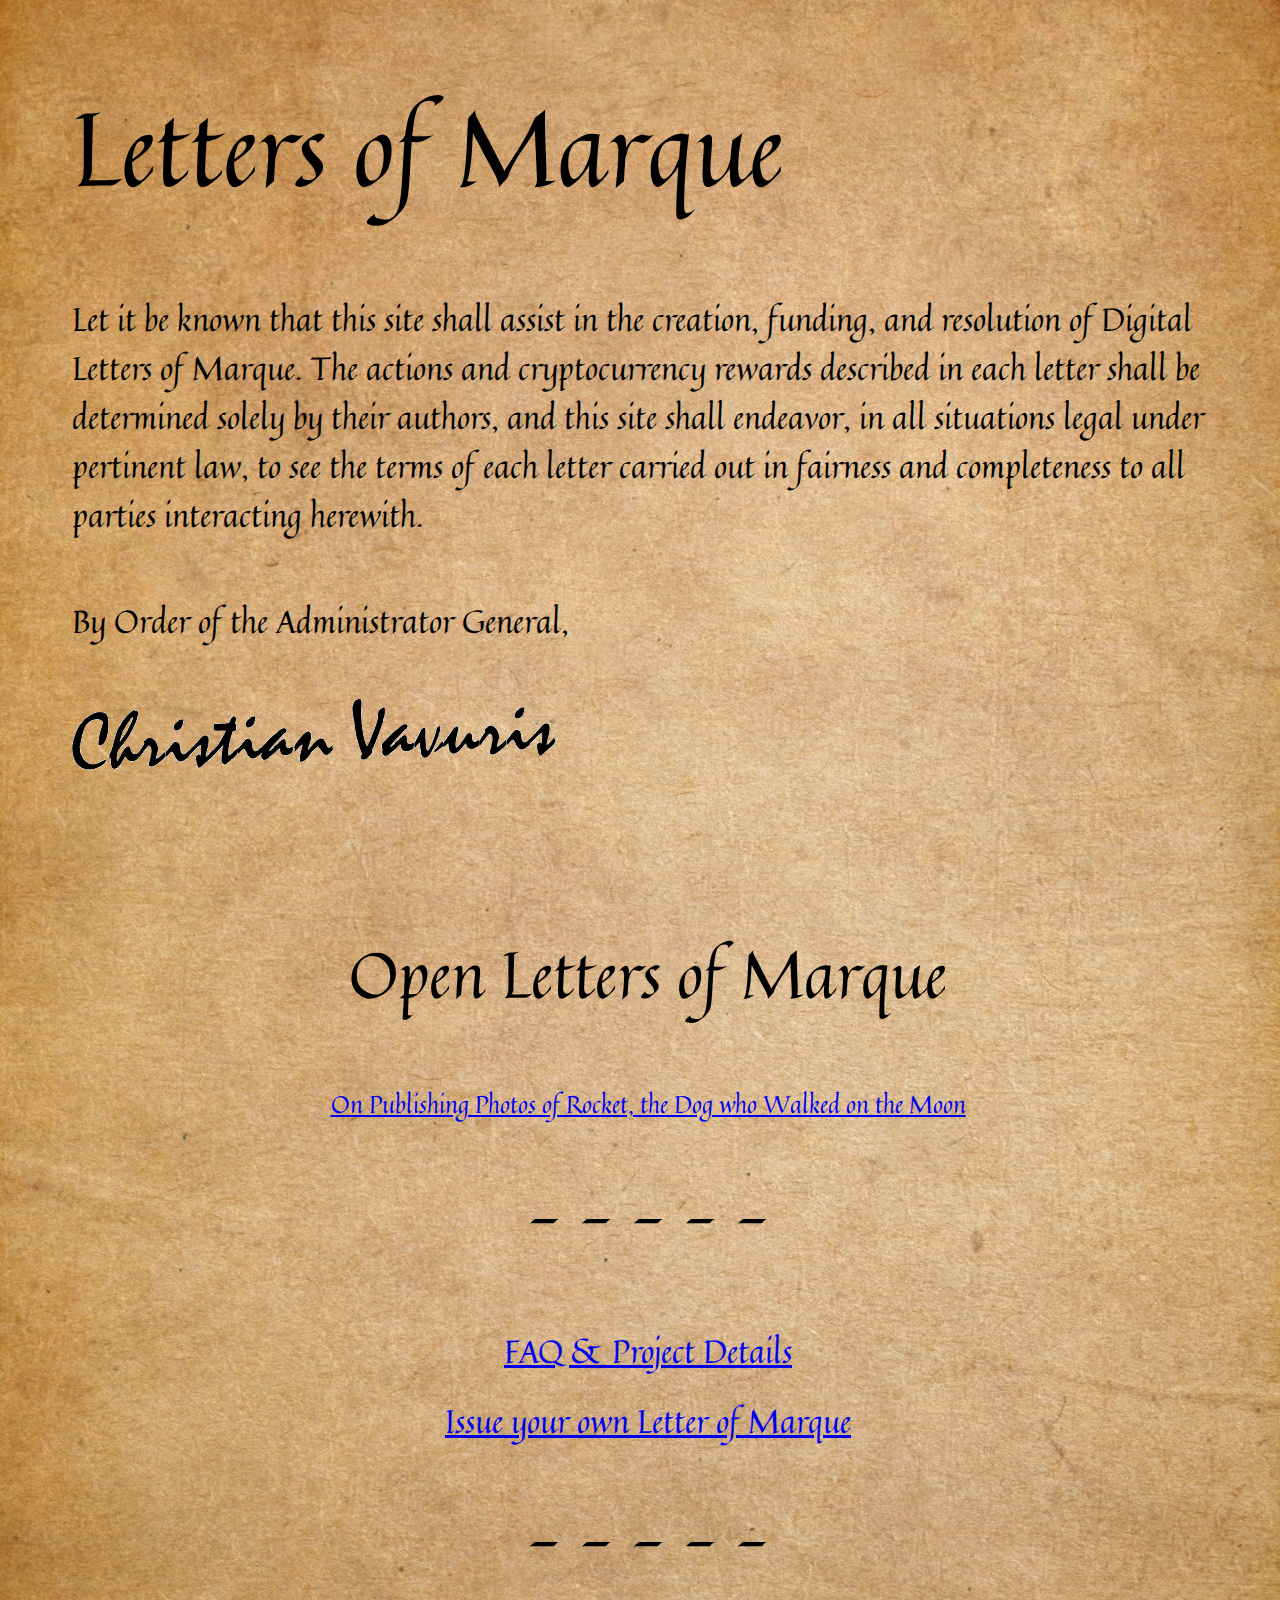
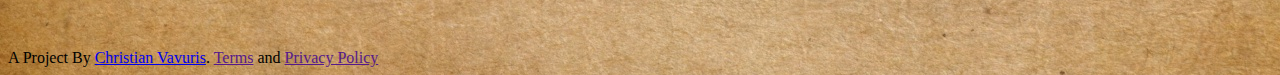
<file: index.html>
<!DOCTYPE html>
<html lang="en-US">
<link rel="preconnect" href="https://fonts.googleapis.com">
<link rel="preconnect" href="https://fonts.gstatic.com" crossorigin>
<link href="https://fonts.googleapis.com/css2?family=Quintessential&display=swap" rel="stylesheet">
<link rel="stylesheet" href="style.css">
   <head>
    <style>
        .opening_line {
          text-align: left;
          padding-right: 5%;
          padding-left: 5%;
          Padding-bottom: 0%;
          /* border: 3px solid green; */
        }
        .main_letter_body {
            padding-right: 5%;
            padding-left: 5%;
            /* border: 3px solid green; */
        }
        .pre_signature_line {
            padding-right: 5%;
            padding-left: 5%;
            padding-top: 20px;
        }
        .small_subject_line {
            text-align: center;
            padding-right: 5%;
            padding-left: 5%;
            /* border: 3px solid green; */
        }
        .signature {
            padding-right: 5%;
            padding-left: 4%;
            padding-top: 20px;
        }
        .section_header {
            text-align: center; 
            font-size: 5vw; 
            Padding-bottom: 20px

        }
        .page_break {
            padding-top: 75px;
            break-after: always
        }
        .link_to_letter {
            text-align: left;
            font-size: 15px;
            padding-right: 5%;
            padding-left: 5%;
            list-style-type: circle;
            list-style-position: outside;
        }
        </style>
      <title> Marque </title>
   </head>
   <body>
    <div>
        <h1 class="opening_line" style="font-size:8vw;" >Letters of Marque</h1>

    <h1 class="main_letter_body" style="padding-bottom: 15px" style="font-size:5vw;">Let it be known that this site
        shall assist in the creation, funding, and resolution of Digital 
        Letters of Marque.  The actions and 
        cryptocurrency rewards described in each letter shall 
        be determined solely by their authors, and this site shall 
        endeavor, in all situations legal under pertinent law, to see 
        the terms of each letter carried out in fairness and 
        completeness to all parties interacting herewith.  </h1>

        <h1 class="pre_signature_line">By Order of the Administrator General,</h1>
        
        <img class="signature" src="Signature.png" alt="Christian Vavuris Siganture">
    </div>
    <p class="page_break"></p>

<!-- List of letters of marque starts here  -->

<h1 class="section_header">Open Letters of Marque</h1>
<h2><a href="rocketspacedog.html">On Publishing Photos of Rocket, the Dog who Walked on the Moon</a></h2>
<h2><a href=""></a></h2>
<h2><a href=""></a></h2>

<!-- List of letters of marque ends here  -->

<h1 class="section_header">- - - - -</h1>

<h1 class="small_subject_line"><a href="faq.html">FAQ & Project Details</a></h1>

<h1 class="small_subject_line"><a href="createmarque.html">Issue your own Letter of Marque</a></h1>

    <h1 class="section_header">- - - - -</h1>

        <footer>A Project By <a href=”https://www.linkedin.com/in/cvavuris/”>Christian Vavuris</a>.  <a href=""> Terms</a> and <a href="">Privacy Policy</a></footer>
   </body>
</html>
</file>
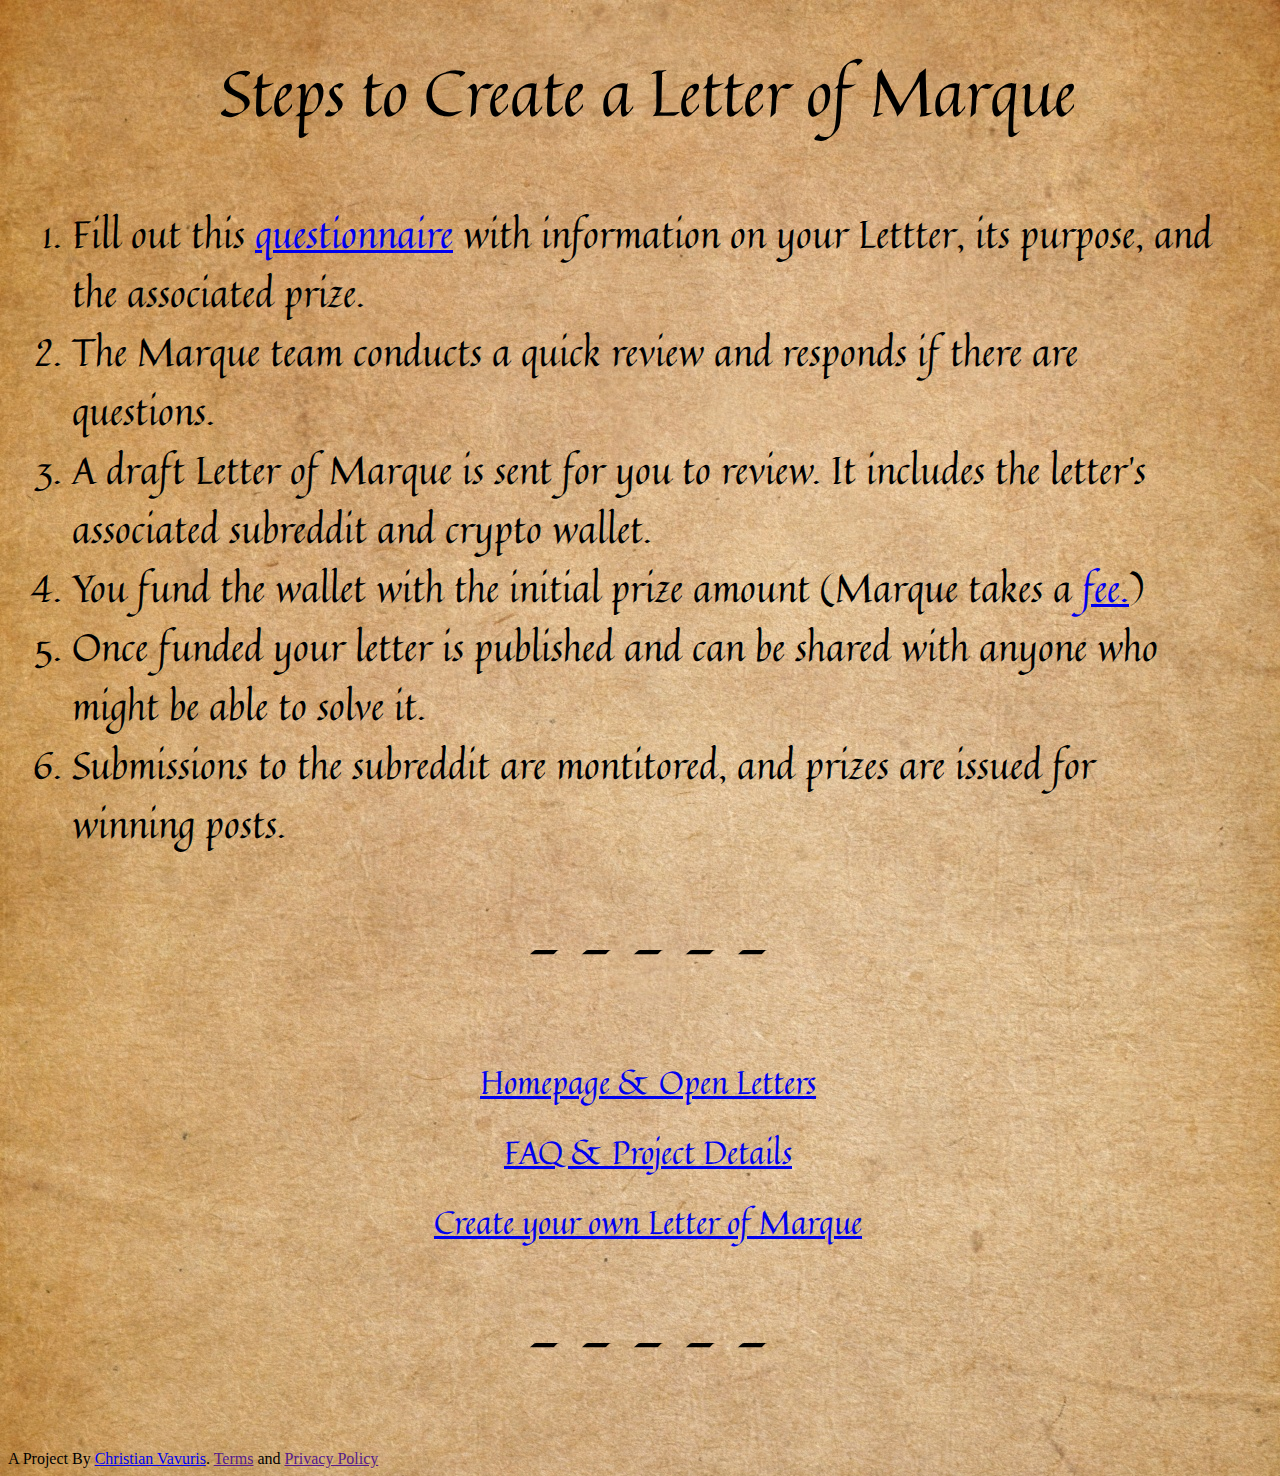
<file: createmarque.html>
<!DOCTYPE html>
<html lang="en-US">
<link rel="preconnect" href="https://fonts.googleapis.com">
<link rel="preconnect" href="https://fonts.gstatic.com" crossorigin>
<link href="https://fonts.googleapis.com/css2?family=Quintessential&display=swap" rel="stylesheet">
<link rel="stylesheet" href="style.css">
   <head>
    <style>
        .opening_line {
          text-align: left;
          padding-right: 5%;
          padding-left: 5%;
          Padding-bottom: 0%;
          /* border: 3px solid green; */
        }
        .main_letter_body {
            padding-right: 5%;
            padding-left: 5%;
            /* border: 3px solid green; */
        }
        .pre_signature_line {
            padding-right: 5%;
            padding-left: 5%;
            padding-top: 20px;
        }
        .small_subject_line {
            text-align: center;
            padding-right: 5%;
            padding-left: 5%;
            /* border: 3px solid green; */
        }
        .signature {
            padding-right: 5%;
            padding-left: 4%;
            padding-top: 20px;
        }
        .section_header {
            text-align: center; 
            font-size: 5vw; 
            Padding-bottom: 20px

        }
        .page_break {
            padding-top: 75px;
            break-after: always
        }
        .link_to_letter {
            text-align: left;
            font-size: 15px;
            padding-right: 5%;
            padding-left: 5%;
            list-style-type: circle;
            list-style-position: outside;
        }
        </style>
      <title> Steps to Create a Letter of Marque </title>
   </head>
   <body>

   </h1>

    <h1 class="section_header">
           Steps to Create a Letter of Marque
    </h1>
    <p></p>

    <ol class="main_letter_body" type="1" style="font-size:3vw;">
        <li>Fill out this <a href="https://forms.gle/DG5AUVokBe4gt7tB7">questionnaire</a> with 
            information on your Lettter, its purpose, and the associated prize.
        </li>
        <li>The Marque team conducts a quick review and responds if there are questions.</li>
        <li>A draft Letter of Marque is sent for you to review.  It includes the letter's associated subreddit and crypto wallet.</li>
        <li>You fund the wallet with the initial prize amount (Marque takes a <a href="faq.html">fee.</a>)</li>
        <li>Once funded your letter is published and can be shared with anyone who might be able to solve it.</li>
        <li>Submissions to the subreddit are montitored, and prizes are issued for winning posts.</li>
      </ol>




<h1 class="section_header">- - - - -</h1>

<h1 class="small_subject_line"><a href="index.html">Homepage & Open Letters</a></h1>

<h1 class="small_subject_line"><a href="faq.html">FAQ & Project Details</a></h1>

<h1 class="small_subject_line"><a href="https://forms.gle/U97MsbvnCPQYc5VH9">Create your own Letter of Marque</a></h1>

    <h1 class="section_header">- - - - -</h1>

    <footer>A Project By <a href=”https://www.linkedin.com/in/cvavuris/”>Christian Vavuris</a>.  <a href=""> Terms</a> and <a href="">Privacy Policy</a></footer>
   </body>
</html>
</file>
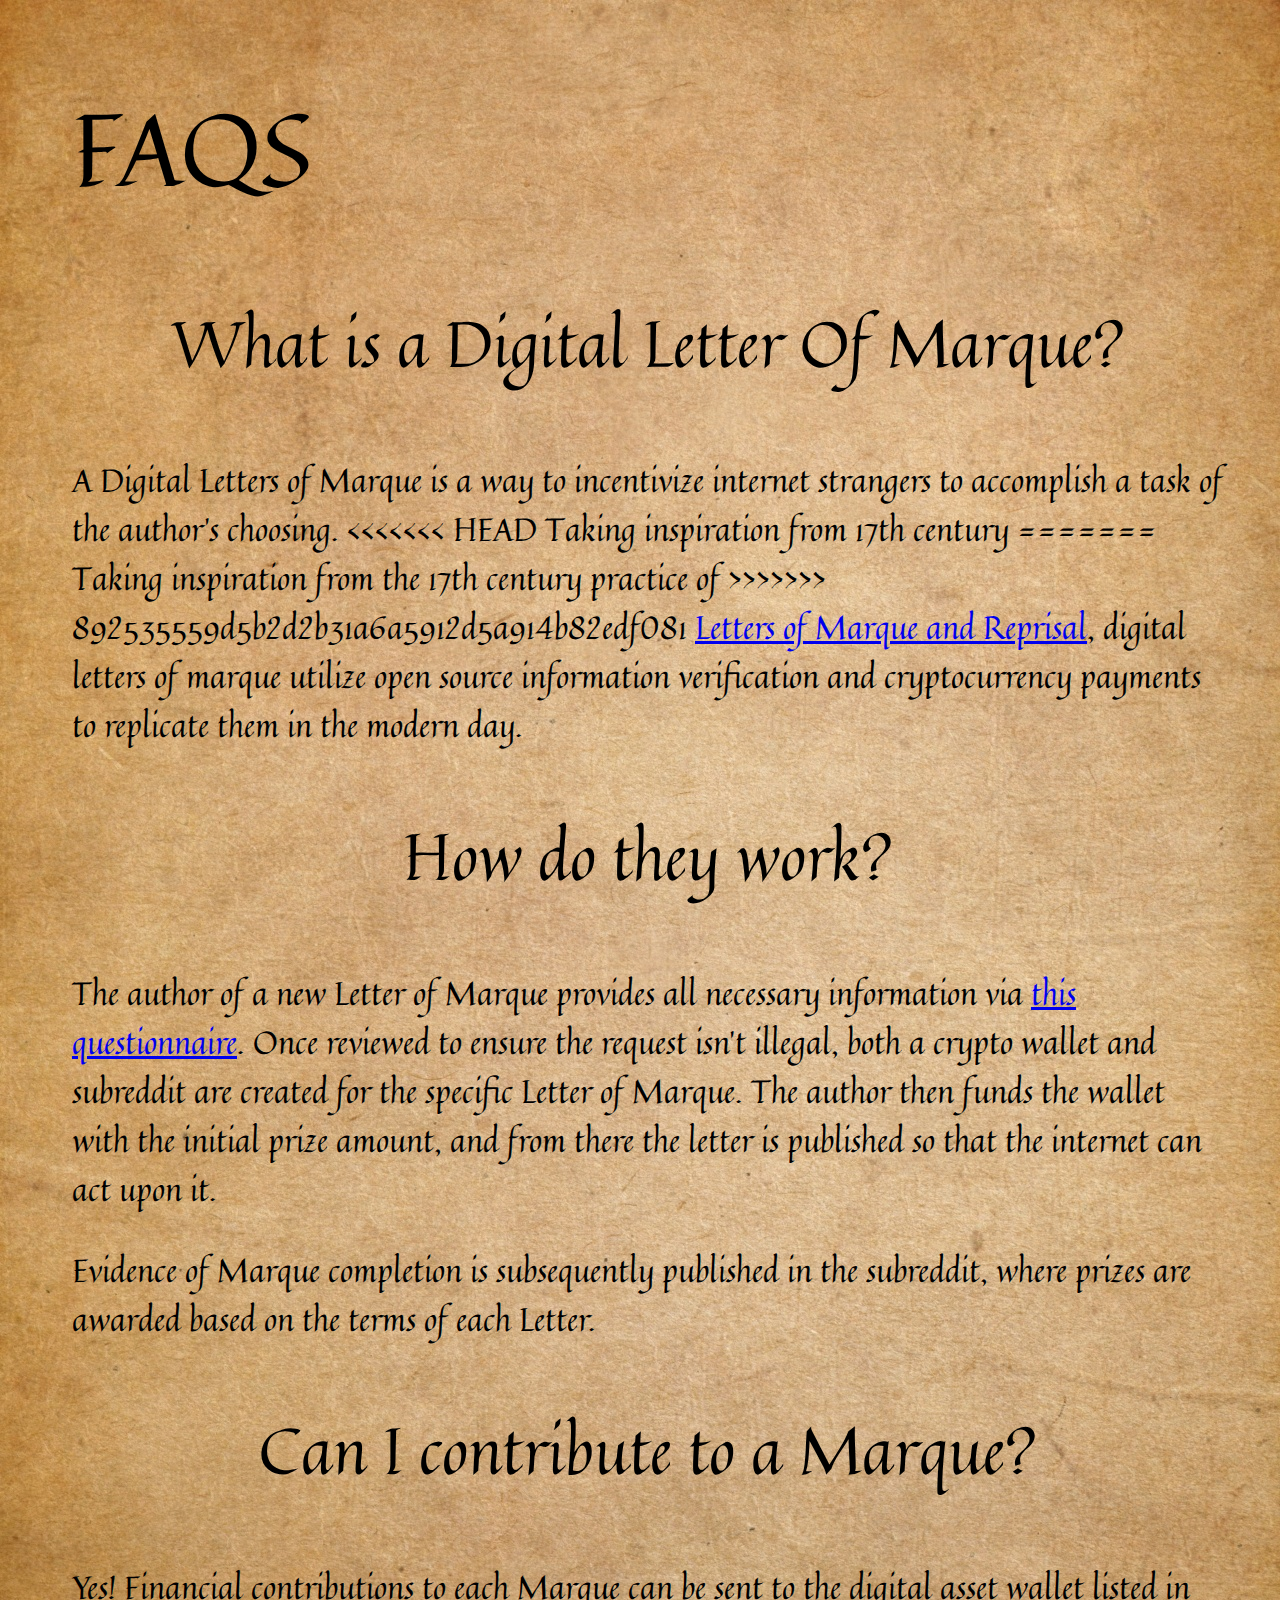
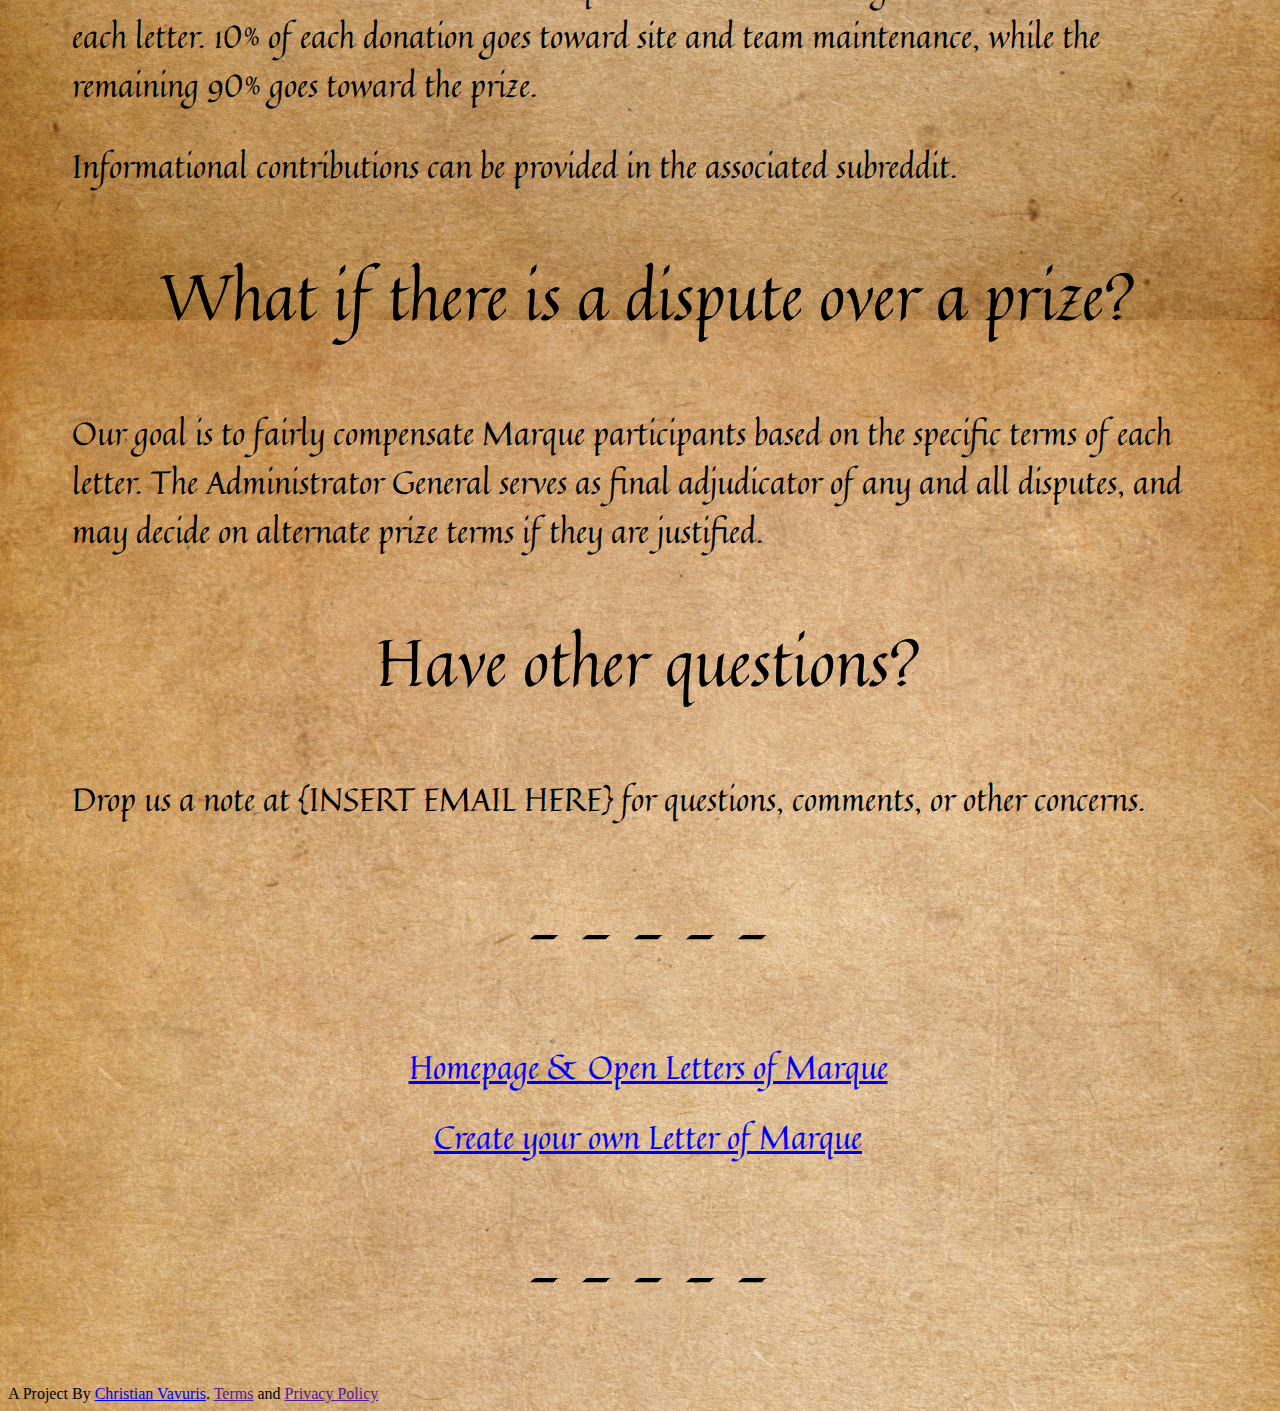
<file: faq.html>
<!DOCTYPE html>
<html lang="en-US">
<link rel="preconnect" href="https://fonts.googleapis.com">
<link rel="preconnect" href="https://fonts.gstatic.com" crossorigin>
<link href="https://fonts.googleapis.com/css2?family=Quintessential&display=swap" rel="stylesheet">
<link rel="stylesheet" href="style.css">
   <head>
    <style>
        .opening_line {
          text-align: left;
          padding-right: 5%;
          padding-left: 5%;
          Padding-bottom: 0%;
          /* border: 3px solid green; */
        }
        .main_letter_body {
            padding-right: 5%;
            padding-left: 5%;
            /* border: 3px solid green; */
        }
        .small_subject_line {
            text-align: center;
            padding-right: 5%;
            padding-left: 5%;
            /* border: 3px solid green; */
        }
        .pre_signature_line {
            padding-right: 5%;
            padding-left: 5%;
            padding-top: 20px;
        }
        .signature {
            padding-right: 5%;
            padding-left: 4%;
            padding-top: 20px;
        }
        .section_header {
            text-align: center; 
            font-size: 5vw; 
            Padding-bottom: 20px

        }
        .section_header_less_padding {
            text-align: center; 
            font-size: 5vw; 
            Padding-bottom: 5px

        }
        .page_break {
            padding-top: 75px;
            break-after: always
        }
        .link_to_letter {
            text-align: left;
            font-size: 15px;
            padding-right: 5%;
            padding-left: 5%;
            list-style-type: circle;
            list-style-position: outside;
        }
        </style>
      <title> Marque FAQs </title>
   </head>
   <body>
    <div>
        <h1 class="opening_line" style="font-size:8vw;" >
FAQS
        </h1>

<h1 class="section_header">
    <!-- Questions -->
    What is a Digital Letter Of Marque? 
</h1>

<h1 class="main_letter_body" style="padding-bottom: 15px" style="font-size:1vw;">

    <!-- Answer -->

A Digital Letters of Marque is a way to incentivize internet strangers to accomplish a task of the author's choosing.  
<<<<<<< HEAD
Taking inspiration from 17th century
=======
Taking inspiration from the 17th century practice of
>>>>>>> 892535559d5b2d2b31a6a5912d5a914b82edf081

<a href="https://en.wikipedia.org/wiki/Letter_of_marque"> Letters of Marque and Reprisal</a>, 

digital letters of marque utilize open source information verification and cryptocurrency payments to replicate them in the 
modern day.   
</h1>

<h1 class="section_header">
    <!-- Questions -->
    How do they work? 
</h1>

<h1 class="main_letter_body" style="padding-bottom: 15px" style="font-size:1vw;">

    <!-- Answer -->

The author of a new Letter of Marque provides all necessary information via <a href="https://docs.google.com/forms/d/e/1FAIpQLScf0
qQjlL9xDUOTXalx8S1pzq2Ei3alBUzhN17EGOHv32b_eA/viewform?usp=sf_link"> this questionnaire</a>. Once reviewed to ensure the 
request isn't illegal, both a crypto wallet and subreddit are created for the specific Letter of 
Marque.  The author then funds the wallet with the initial prize amount, and from there the letter is published so that the internet can act 
upon it. 
<p></p>
Evidence of Marque completion is subsequently published in the subreddit, where prizes are awarded based on the terms of each Letter.  

</h1>

<h1 class="section_header">
    <!-- Questions -->
    Can I contribute to a Marque? 
</h1>

<h1 class="main_letter_body" style="padding-bottom: 15px" style="font-size:1vw;">

    <!-- Answer -->

Yes! Financial contributions to each Marque can be sent to the digital asset wallet listed in each letter.  
10% of each donation goes toward site and team maintenance, while the remaining 90% goes toward the prize. 
<p></p>
Informational contributions can be provided in the associated subreddit. 

</h1>

<h1 class="section_header">
    <!-- Questions -->
    What if there is a dispute over a prize? 
</h1>

<h1 class="main_letter_body" style="padding-bottom: 15px" style="font-size:1vw;">

    <!-- Answer -->

Our goal is to fairly compensate Marque participants based on the specific terms of each letter.  The Administrator 
General serves as final adjudicator of any and all disputes, and may decide on alternate prize terms if they are justified. 

</h1>

<h1 class="section_header">
    <!-- Questions -->
    Have other questions?  
</h1>

<h1 class="main_letter_body" style="padding-bottom: 15px" style="font-size:1vw;">

    <!-- Answer -->

Drop us a note at {INSERT EMAIL HERE} for questions, comments, or other concerns. 

</h1>


<h1 class="section_header">- - - - -</h1>

<h1 class="small_subject_line"><a href="index.html">Homepage & Open Letters of Marque</a></h1>

<h1 class="small_subject_line" style="padding-bottom:20px;"><a href="createmarque.html">Create your own Letter of Marque</a>

    <h1 class="section_header">- - - - -</h1>


    <footer>A Project By <a href=”https://www.linkedin.com/in/cvavuris/”>Christian Vavuris</a>.  <a href=""> Terms</a> and <a href="">Privacy Policy</a></footer>
   </body>
</html>
</file>
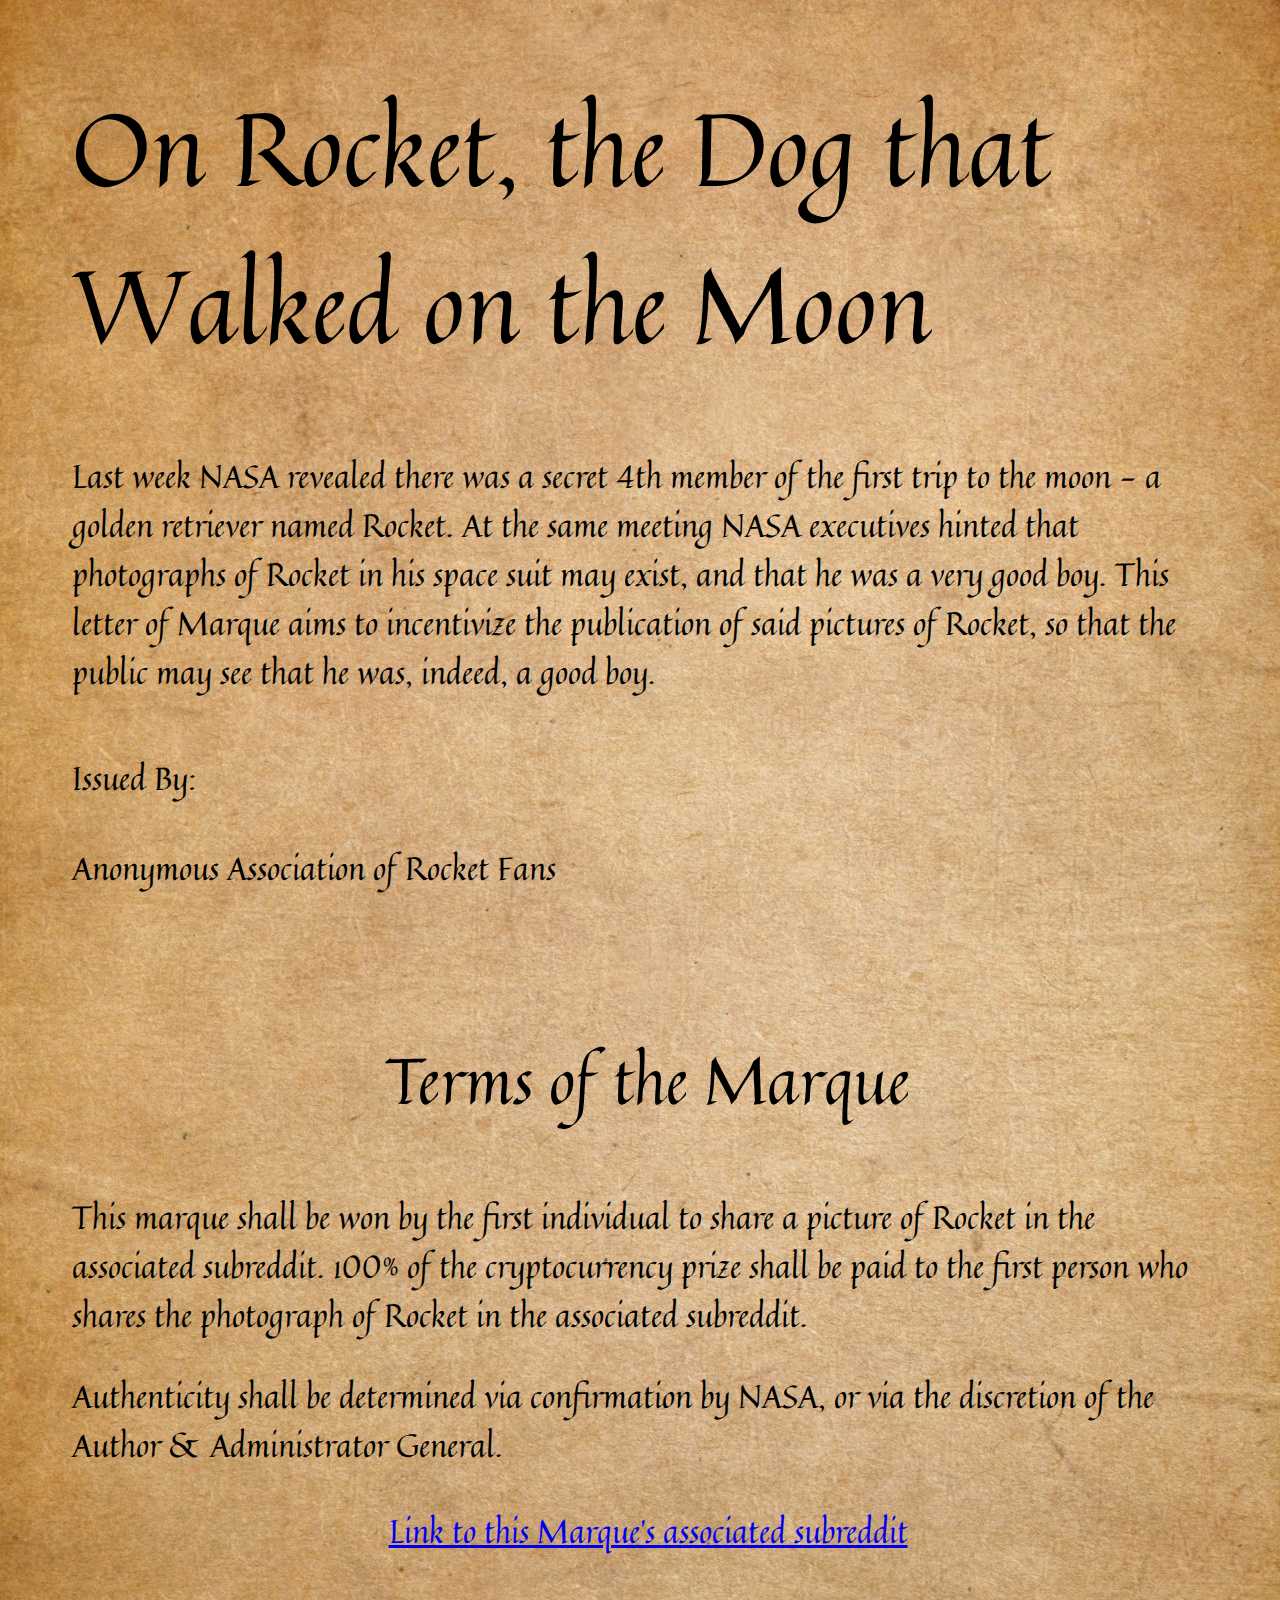
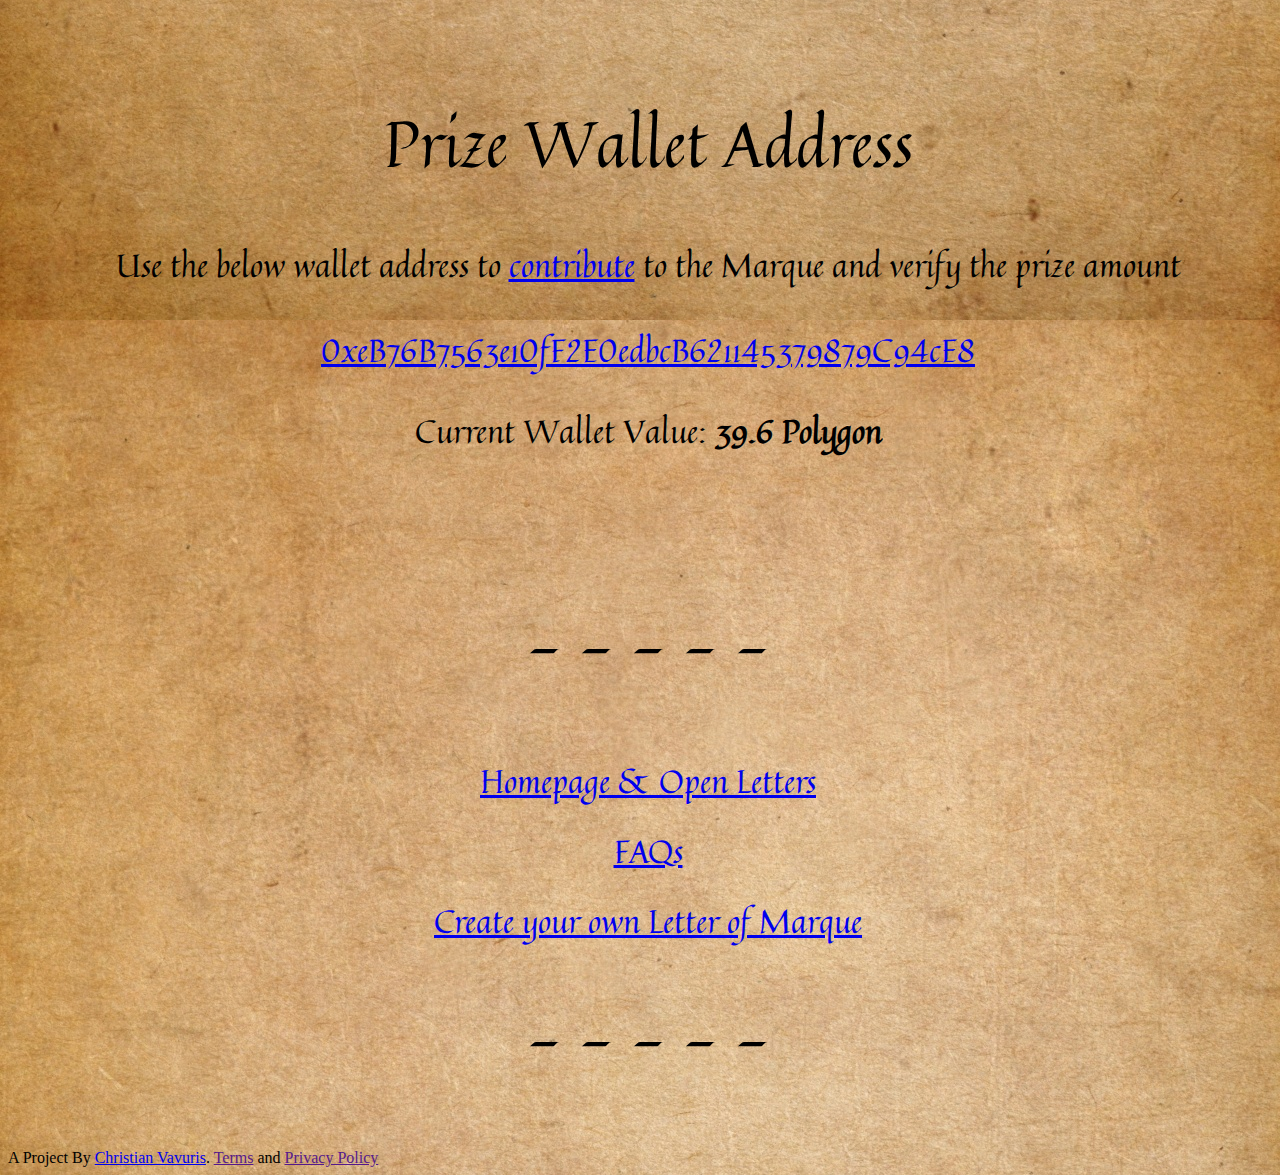
<file: rocketspacedog.html>
<!DOCTYPE html>
<html lang="en-US">
<link rel="preconnect" href="https://fonts.googleapis.com">
<link rel="preconnect" href="https://fonts.gstatic.com" crossorigin>
<link href="https://fonts.googleapis.com/css2?family=Quintessential&display=swap" rel="stylesheet">
<link rel="stylesheet" href="style.css">
   <head>
    <style>
        .opening_line {
          text-align: left;
          padding-right: 5%;
          padding-left: 5%;
          Padding-bottom: 0%;
          /* border: 3px solid green; */
        }
        .main_letter_body {
            padding-right: 5%;
            padding-left: 5%;
            /* border: 3px solid green; */
        }
        .small_subject_line {
            text-align: center;
            padding-right: 5%;
            padding-left: 5%;
            /* border: 3px solid green; */
        }
        .pre_signature_line {
            padding-right: 5%;
            padding-left: 5%;
            padding-top: 20px;
        }
        .signature {
            padding-right: 5%;
            padding-left: 4%;
            padding-top: 20px;
        }
        .section_header {
            text-align: center; 
            font-size: 5vw; 
            Padding-bottom: 20px

        }
        .section_header_less_padding {
            text-align: center; 
            font-size: 5vw; 
            Padding-bottom: 5px

        }
        .page_break {
            padding-top: 75px;
            break-after: always
        }
        .link_to_letter {
            text-align: left;
            font-size: 15px;
            padding-right: 5%;
            padding-left: 5%;
            list-style-type: circle;
            list-style-position: outside;
        }
        </style>
     
      <!-- Tab Title Here -->
     <title> Maruqe on Rocket the Space Dod </title>
   </head>
   <body>
    <div>
        <h1 class="opening_line" style="font-size:8vw;" >
            
<!-- Letter Title Here -->

On Rocket, the Dog that Walked on the Moon

        </h1>

    <h1 class="main_letter_body" style="padding-bottom: 15px" style="font-size:5vw;">
        
<!-- Letter Body Here  -->

Last week NASA revealed there was a secret 4th member of the first trip to the moon 
- a golden retriever named Rocket.  At the same meeting NASA executives hinted that 
photographs of Rocket in his space suit may exist, and that he was a very good boy.  
This letter of Marque aims to incentivize the publication of said pictures of Rocket, so 
that the public may see that he was, indeed, a good boy.
    
    </h1>

        <h1 class="pre_signature_line">
            
<!-- Authority Here -->
 Issued By:
        
        </h1>
        <h1 class="pre_signature_line">

<!-- Name -->
Anonymous Association of Rocket Fans

        </h1>
        
    </div>
    <p class="page_break"></p>

<h1 class="section_header">Terms of the Marque</h1>

<h1 class="main_letter_body" style="padding-bottom: 15px" style="font-size:1vw;">

<!-- Terms Here -->

This marque shall be won by the first individual to share a picture of Rocket in the associated subreddit.  100% of the 
cryptocurrency prize shall be paid to the first person who shares the photograph of Rocket in the associated subreddit.
<p></p>
Authenticity shall be determined via confirmation by NASA, or via the discretion of the Author & Administrator General.

</h1>

<h1 class="small_subject_line"> <a href="https://www.reddit.com/r/Rocket_Marque/">Link to this Marque's associated subreddit</a></h1>

<p class="page_break"></p>

<h1 class="section_header_less_padding" >Prize Wallet Address </h1>

<h1 class="small_subject_line">

    <h1 class="small_subject_line" style="padding-bottom: 15px" style="font-size:1vw;">

Use the below wallet address to <a href="faq.html">contribute</a> to the Marque and verify the prize amount 
  

    </h1>
    <h1 class="small_subject_line">
    
    <a href="https://www.google.com/search?q=0xbC476AFaBe435bC93C97E1d113078c95f04eDAb3&rlz=1C5GCEM_
    enUS1126US1126&oq=0xbC476AFaBe435bC93C97E1d113078c95f04eDAb3&gs_lcrp=EgZjaHJvbWUyBggAEEUYOTIKCAE
    QABiABBiiBDIKCAIQABiABBiiBDIGCAMQRRg8MgYIBBBFGDzSAQgzNjA5ajBqN6gCALACAA&sourceid=chrome&ie=UTF-8">
    
    0xeB76B7563e10fF2E0edbcB621145379879C94cE8</a></h1>
    <h1 class="small_subject_line">
    <p></p> 
    Current Wallet Value: <strong>39.6 Polygon</strong>
 

</h1>

<h1 class="small_subject_line" style="font-size:2vw"] >

</h1>

<p class="page_break"></p>

<h1 class="section_header">- - - - -</h1>

<h1 class="small_subject_line"><a href="index.html">Homepage & Open Letters</a></h1>

<h1 class="small_subject_line"><a href="faq.html">FAQs</a></h1>

<h1 class="small_subject_line"><a href="createmarque.html">Create your own Letter of Marque</a></h1>

<h1 class="section_header">- - - - -</h1>

<footer>A Project By <a href=”https://www.linkedin.com/in/cvavuris/”>Christian Vavuris</a>.  <a href=""> Terms</a> and <a href="">Privacy Policy</a></footer>
   </body>
</html>
</file>
<file: style.css>
body {
    background-image: url("Parchment_Background.jpg");
    width: 100%;
    height: auto;
   
  }

h1{ font-family: "Quintessential", serif;
    font-weight: 400;
    font-style: normal;
  }

h2{ font-family: "Quintessential", serif;
    font-weight: 400;
    font-style: normal;
    text-align: center;
  }

ol{font-family: "Quintessential", serif;
    font-weight: 400;
    font-style: normal;
  }
</file>
